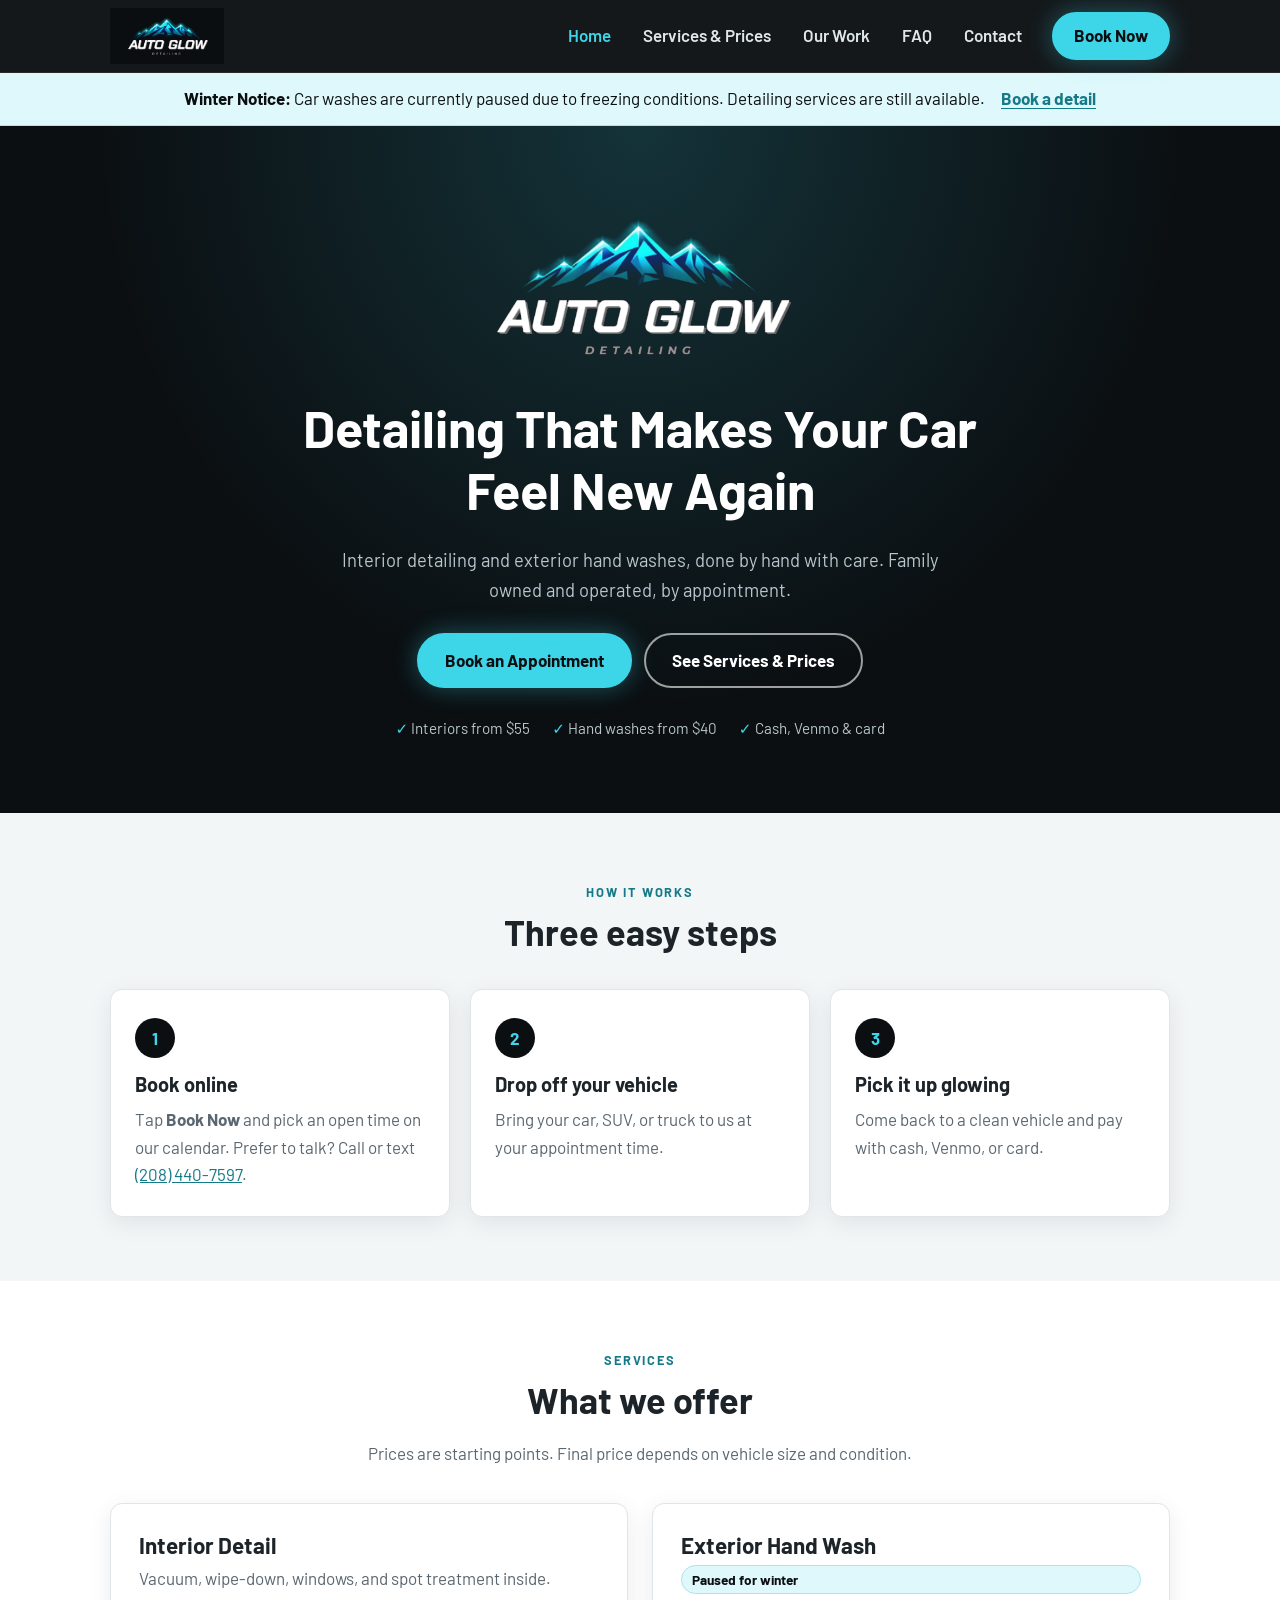
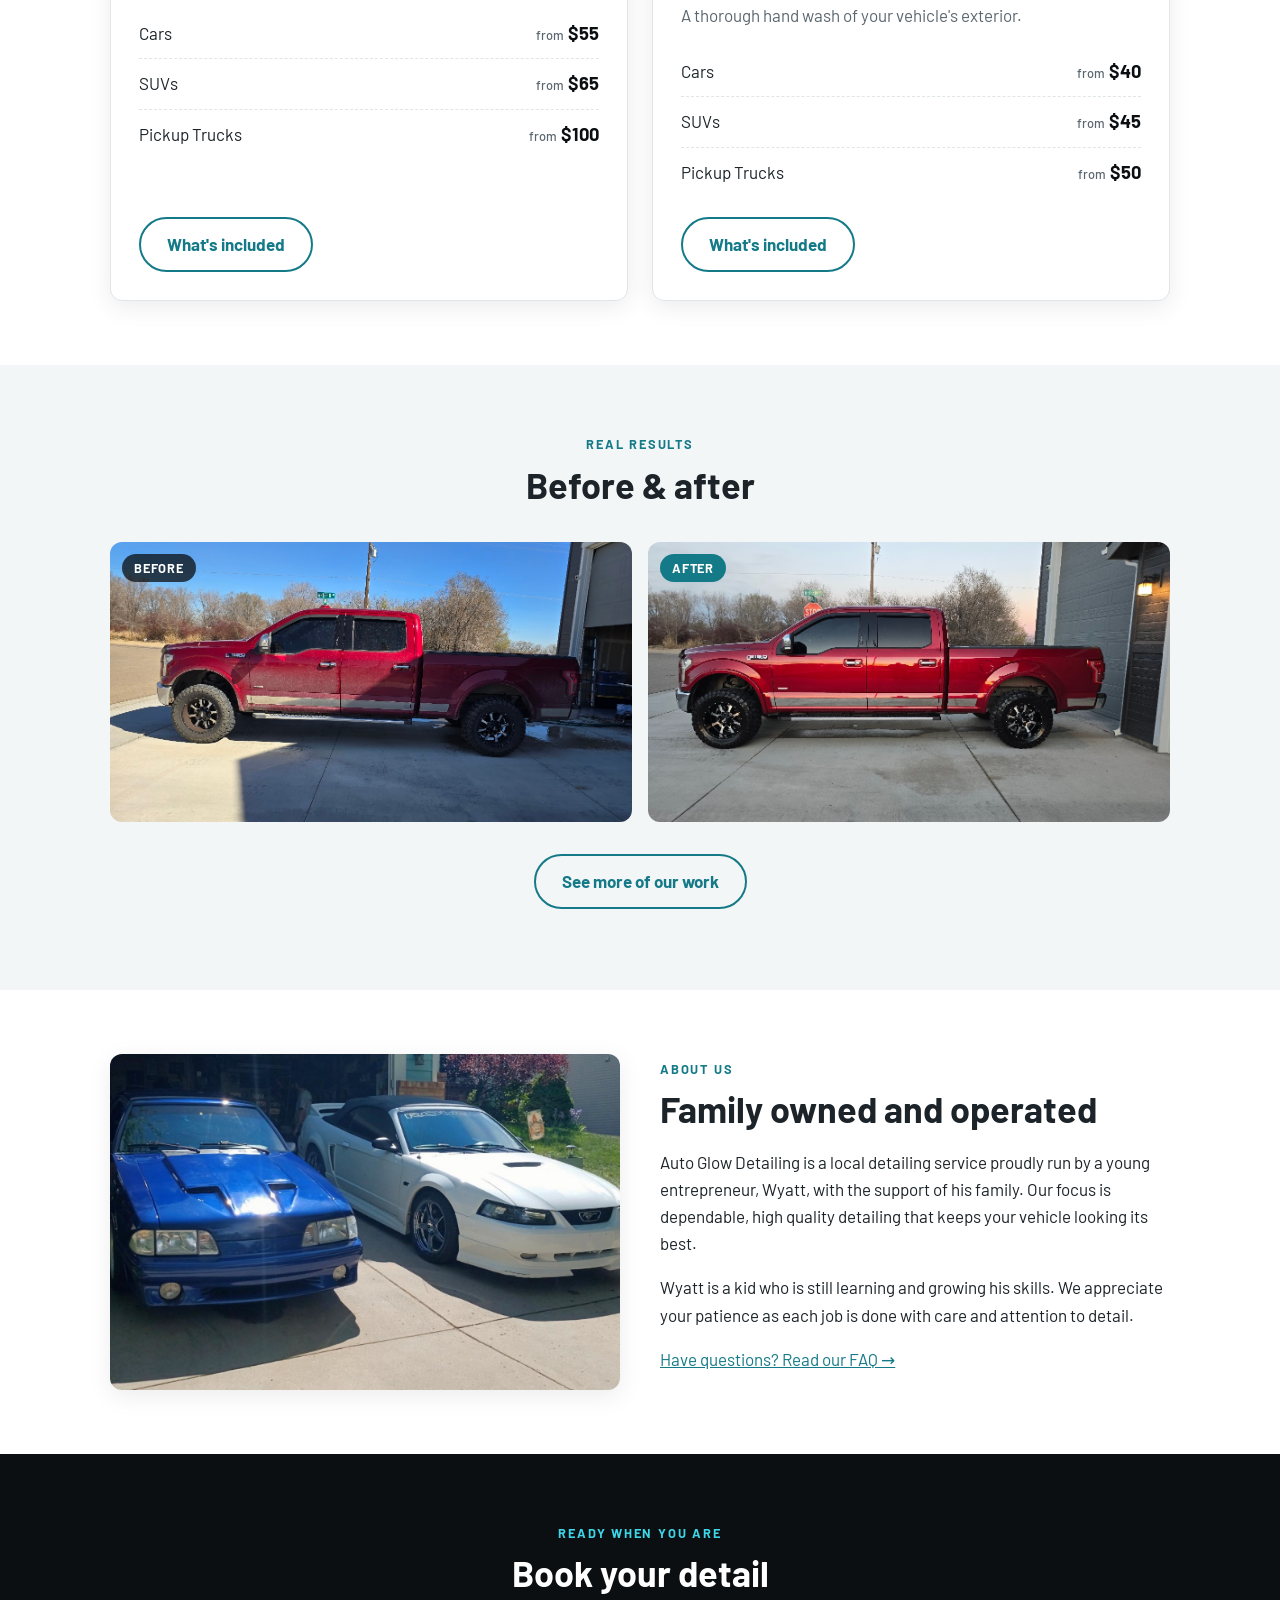
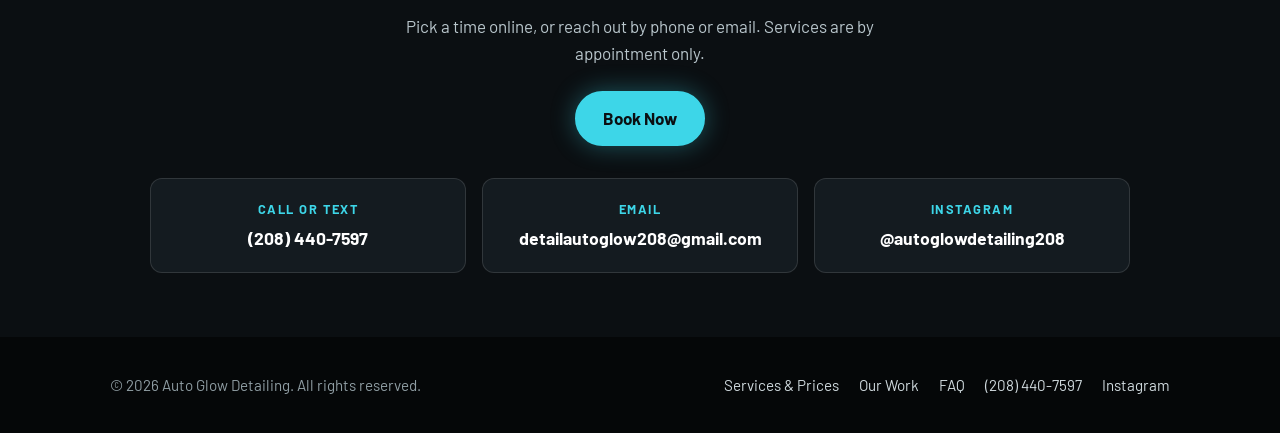
<file: index.html>
<!DOCTYPE html>
<html lang="en">
<head>
  <meta charset="UTF-8">
  <meta name="viewport" content="width=device-width, initial-scale=1.0">
  <title>Auto Glow Detailing | Interior Detailing &amp; Hand Washes</title>
  <meta name="description" content="Auto Glow Detailing — family owned interior detailing and exterior hand washes, by appointment. Cars from $55, SUVs from $65, trucks from $100.">
  <link rel="preconnect" href="https://fonts.googleapis.com">
  <link rel="preconnect" href="https://fonts.gstatic.com" crossorigin>
  <link href="https://fonts.googleapis.com/css2?family=Barlow:wght@400;500;600;700&display=swap" rel="stylesheet">
  <link rel="stylesheet" href="style.css">
</head>

<body>
  <header class="site-header">
    <nav class="wrap nav-bar" aria-label="Main">
      <a href="index.html" class="logo"><img src="images/wyatt-logo3.png" alt="Auto Glow Detailing — home"></a>
      <ul class="nav-links" id="nav-links">
        <li><a href="index.html" aria-current="page">Home</a></li>
        <li><a href="services.html">Services &amp; Prices</a></li>
        <li><a href="proof.html">Our Work</a></li>
        <li><a href="faq.html">FAQ</a></li>
        <li><a href="#contact">Contact</a></li>
      </ul>
      <a class="btn btn-glow nav-book" href="https://calendar.app.google/giWWupT6JsWDgpM17" target="_blank" rel="noopener">Book Now</a>
      <button class="nav-toggle" type="button" aria-label="Menu" aria-expanded="false" aria-controls="nav-links"><span class="nav-toggle-bars"></span></button>
    </nav>
  </header>

  <aside class="winter-notice" aria-label="Winter service notice">
    <div class="wrap winter-notice-inner">
      <p><strong>Winter Notice:</strong> Car washes are currently paused due to freezing conditions. Detailing services are still available.</p>
      <a href="https://calendar.app.google/giWWupT6JsWDgpM17" target="_blank" rel="noopener">Book a detail</a>
    </div>
  </aside>

  <main>
    <section class="hero">
      <div class="wrap">
        <img class="hero-logo" src="images/wyatt-logo3.png" alt="">
        <h1>Detailing That Makes Your Car Feel New Again</h1>
        <p class="hero-sub">Interior detailing and exterior hand washes, done by hand with care. Family owned and operated, by appointment.</p>
        <div class="btn-row">
          <a class="btn btn-glow" href="https://calendar.app.google/giWWupT6JsWDgpM17" target="_blank" rel="noopener">Book an Appointment</a>
          <a class="btn btn-outline-light" href="services.html">See Services &amp; Prices</a>
        </div>
        <ul class="hero-facts">
          <li>Interiors from $55</li>
          <li>Hand washes from $40</li>
          <li>Cash, Venmo &amp; card</li>
        </ul>
      </div>
    </section>

    <section class="section section-soft">
      <div class="wrap">
        <div class="section-head">
          <span class="eyebrow">How it works</span>
          <h2>Three easy steps</h2>
        </div>
        <ol class="steps">
          <li class="step">
            <h3>Book online</h3>
            <p>Tap <strong>Book Now</strong> and pick an open time on our calendar. Prefer to talk? Call or text <a href="tel:+12084407597">(208)&nbsp;440‑7597</a>.</p>
          </li>
          <li class="step">
            <h3>Drop off your vehicle</h3>
            <p>Bring your car, SUV, or truck to us at your appointment time.</p>
          </li>
          <li class="step">
            <h3>Pick it up glowing</h3>
            <p>Come back to a clean vehicle and pay with cash, Venmo, or card.</p>
          </li>
        </ol>
      </div>
    </section>

    <section class="section">
      <div class="wrap">
        <div class="section-head">
          <span class="eyebrow">Services</span>
          <h2>What we offer</h2>
          <p>Prices are starting points. Final price depends on vehicle size and condition.</p>
        </div>

        <div class="service-grid">
          <article class="service-card">
            <h3>Interior Detail</h3>
            <p class="lead">Vacuum, wipe-down, windows, and spot treatment inside.</p>
            <ul class="price-list">
              <li>Cars <span class="price"><small>from</small>$55</span></li>
              <li>SUVs <span class="price"><small>from</small>$65</span></li>
              <li>Pickup Trucks <span class="price"><small>from</small>$100</span></li>
            </ul>
            <a class="btn btn-outline" href="services.html#interior">What's included</a>
          </article>

          <article class="service-card">
            <h3>Exterior Hand Wash</h3>
            <p class="paused-tag">Paused for winter</p>
            <p class="lead">A thorough hand wash of your vehicle's exterior.</p>
            <ul class="price-list">
              <li>Cars <span class="price"><small>from</small>$40</span></li>
              <li>SUVs <span class="price"><small>from</small>$45</span></li>
              <li>Pickup Trucks <span class="price"><small>from</small>$50</span></li>
            </ul>
            <a class="btn btn-outline" href="services.html#exterior">What's included</a>
          </article>
        </div>
      </div>
    </section>

    <section class="section section-soft">
      <div class="wrap">
        <div class="section-head">
          <span class="eyebrow">Real results</span>
          <h2>Before &amp; after</h2>
        </div>
        <div class="before-after-grid">
          <div class="photo-card">
            <span class="photo-label before-label">Before</span>
            <img src="images/Red truck before.jpg" alt="Red Ford truck interior — before">
          </div>
          <div class="photo-card">
            <span class="photo-label after-label">After</span>
            <img src="images/Red truck after.jpg" alt="Red Ford truck interior — after">
          </div>
        </div>
        <p class="center mt"><a class="btn btn-outline" href="proof.html">See more of our work</a></p>
      </div>
    </section>

    <section class="section">
      <div class="wrap about">
        <img src="images/both Mustangs clean.1.JPG" alt="Two freshly washed Mustangs">
        <div>
          <span class="eyebrow">About us</span>
          <h2>Family owned and operated</h2>
          <p>Auto Glow Detailing is a local detailing service proudly run by a young entrepreneur, Wyatt, with the support of his family. Our focus is dependable, high quality detailing that keeps your vehicle looking its best.</p>
          <p>Wyatt is a kid who is still learning and growing his skills. We appreciate your patience as each job is done with care and attention to detail.</p>
          <p><a href="faq.html">Have questions? Read our FAQ &rarr;</a></p>
        </div>
      </div>
    </section>

    <section class="section section-dark cta" id="contact">
      <div class="wrap">
        <span class="eyebrow">Ready when you are</span>
        <h2>Book your detail</h2>
        <p>Pick a time online, or reach out by phone or email. Services are by appointment only.</p>
        <a class="btn btn-glow" href="https://calendar.app.google/giWWupT6JsWDgpM17" target="_blank" rel="noopener">Book Now</a>
        <div class="contact-cards">
          <a class="contact-card" href="tel:+12084407597"><span>Call or text</span><strong>(208) 440-7597</strong></a>
          <a class="contact-card" href="mailto:detailautoglow208@gmail.com"><span>Email</span><strong>detailautoglow208@gmail.com</strong></a>
          <a class="contact-card" href="https://www.instagram.com/autoglowdetailing208/" target="_blank" rel="noopener"><span>Instagram</span><strong>@autoglowdetailing208</strong></a>
        </div>
      </div>
    </section>
  </main>

  <footer class="site-footer">
    <div class="wrap footer-inner">
      <p>&copy; 2026 Auto Glow Detailing. All rights reserved.</p>
      <ul class="footer-links">
        <li><a href="services.html">Services &amp; Prices</a></li>
        <li><a href="proof.html">Our Work</a></li>
        <li><a href="faq.html">FAQ</a></li>
        <li><a href="tel:+12084407597">(208) 440-7597</a></li>
        <li><a href="https://www.instagram.com/autoglowdetailing208/" target="_blank" rel="noopener">Instagram</a></li>
      </ul>
    </div>
  </footer>

  <script src="mainjs.js"></script>
</body>
</html>
</file>
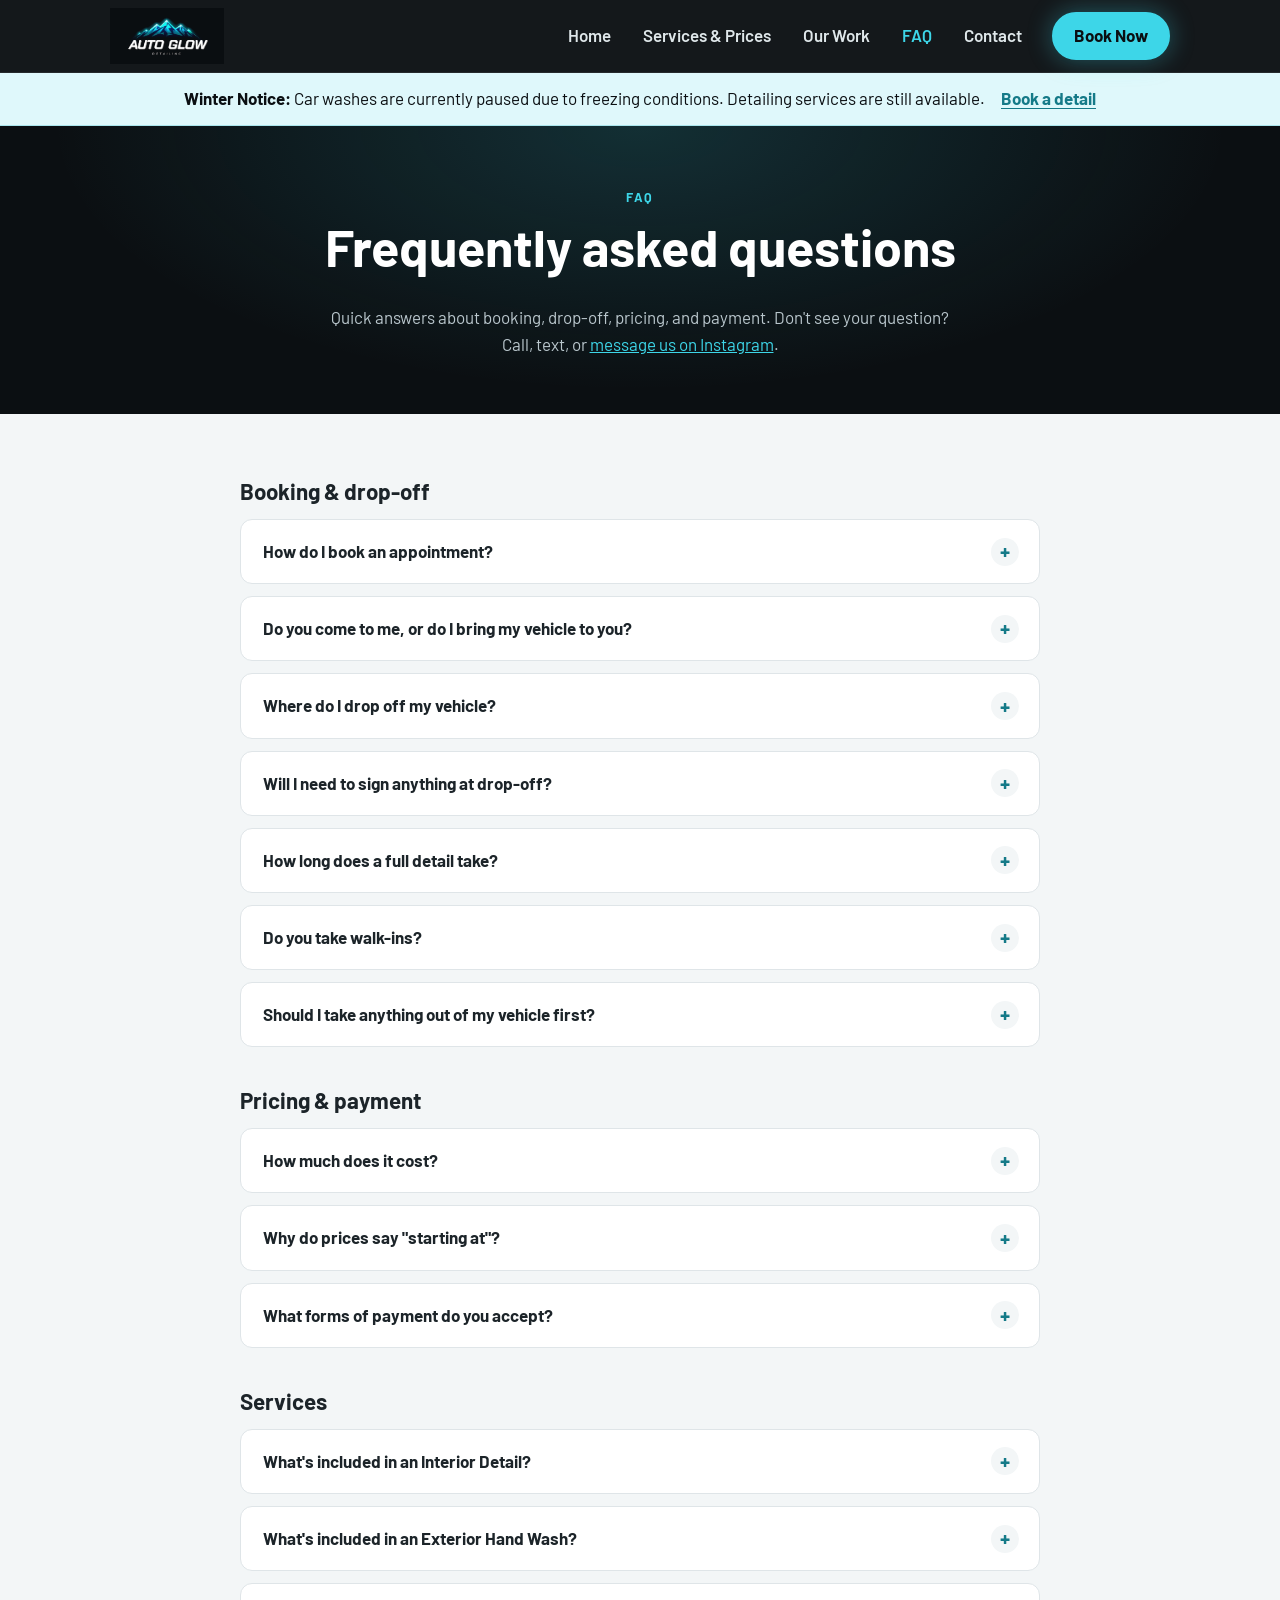
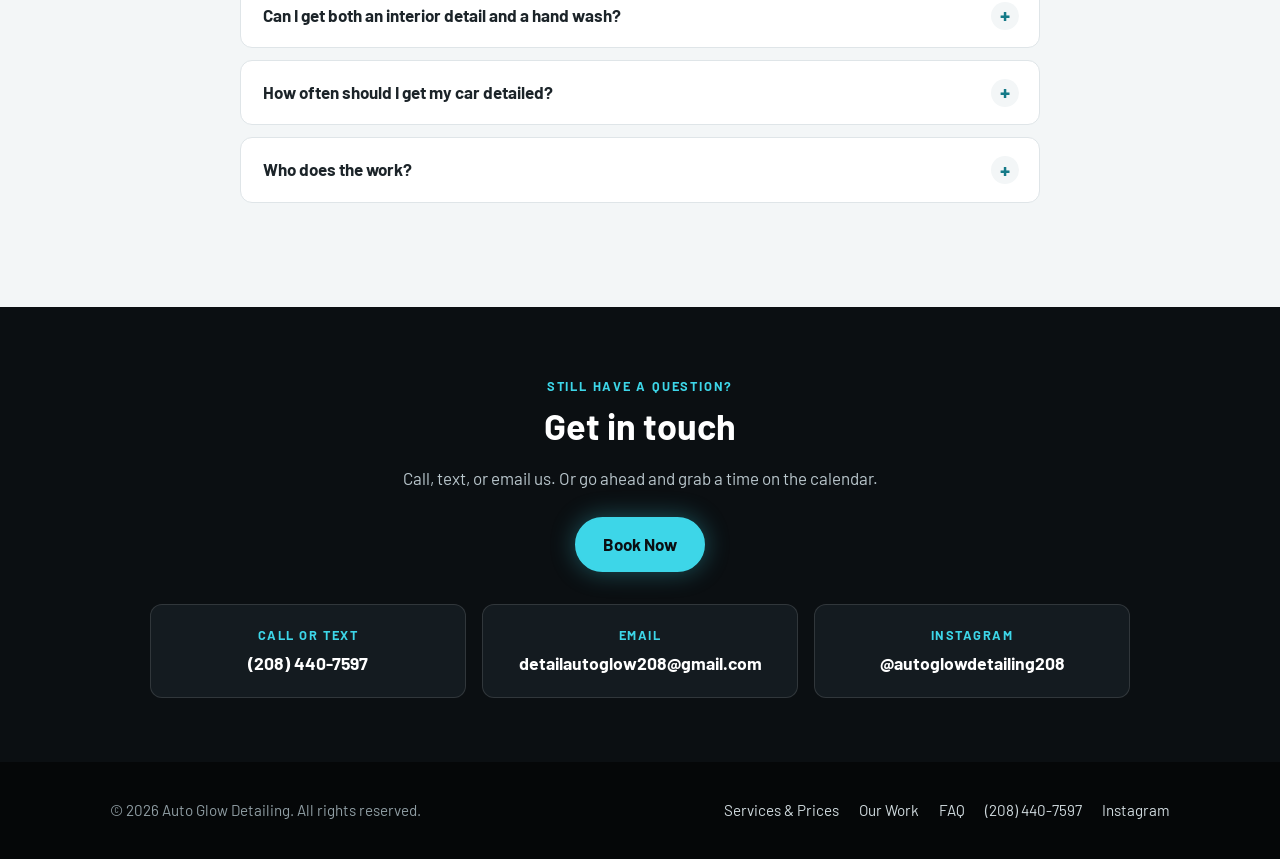
<file: faq.html>
<!DOCTYPE html>
<html lang="en">
<head>
  <meta charset="UTF-8">
  <meta name="viewport" content="width=device-width, initial-scale=1.0">
  <title>FAQ | Auto Glow Detailing</title>
  <meta name="description" content="Answers to common questions about booking, drop-off, payment, pricing, and services at Auto Glow Detailing.">
  <link rel="preconnect" href="https://fonts.googleapis.com">
  <link rel="preconnect" href="https://fonts.gstatic.com" crossorigin>
  <link href="https://fonts.googleapis.com/css2?family=Barlow:wght@400;500;600;700&display=swap" rel="stylesheet">
  <link rel="stylesheet" href="style.css">
</head>

<body>
  <header class="site-header">
    <nav class="wrap nav-bar" aria-label="Main">
      <a href="index.html" class="logo"><img src="images/wyatt-logo3.png" alt="Auto Glow Detailing — home"></a>
      <ul class="nav-links" id="nav-links">
        <li><a href="index.html">Home</a></li>
        <li><a href="services.html">Services &amp; Prices</a></li>
        <li><a href="proof.html">Our Work</a></li>
        <li><a href="faq.html" aria-current="page">FAQ</a></li>
        <li><a href="#contact">Contact</a></li>
      </ul>
      <a class="btn btn-glow nav-book" href="https://calendar.app.google/giWWupT6JsWDgpM17" target="_blank" rel="noopener">Book Now</a>
      <button class="nav-toggle" type="button" aria-label="Menu" aria-expanded="false" aria-controls="nav-links"><span class="nav-toggle-bars"></span></button>
    </nav>
  </header>

  <aside class="winter-notice" aria-label="Winter service notice">
    <div class="wrap winter-notice-inner">
      <p><strong>Winter Notice:</strong> Car washes are currently paused due to freezing conditions. Detailing services are still available.</p>
      <a href="https://calendar.app.google/giWWupT6JsWDgpM17" target="_blank" rel="noopener">Book a detail</a>
    </div>
  </aside>

  <main>
    <section class="page-hero">
      <div class="wrap">
        <span class="eyebrow">FAQ</span>
        <h1>Frequently asked questions</h1>
        <p>Quick answers about booking, drop-off, pricing, and payment. Don't see your question? Call, text, or <a href="https://www.instagram.com/autoglowdetailing208/" target="_blank" rel="noopener">message us on Instagram</a>.</p>
      </div>
    </section>

    <section class="section section-soft">
      <div class="wrap">

        <div class="faq-group">
          <h2>Booking &amp; drop-off</h2>
          <div class="faq-list">
            <details>
              <summary>How do I book an appointment?</summary>
              <div class="faq-answer">
                <p>Tap any <strong>Book Now</strong> button on the site. It opens our online calendar, where you can pick an open time. You can also call or text <a href="tel:+12084407597">(208) 440-7597</a> or email <a href="mailto:detailautoglow208@gmail.com">detailautoglow208@gmail.com</a>.</p>
              </div>
            </details>
            <details>
              <summary>Do you come to me, or do I bring my vehicle to you?</summary>
              <div class="faq-answer">
                <p>We work on a drop-off basis. You bring your vehicle to us at your appointment time and pick it up when it's done.</p>
              </div>
            </details>
            <details>
              <summary>Where do I drop off my vehicle?</summary>
              <div class="faq-answer">
                <p>We'll send you the drop-off address when we confirm your appointment. If you have questions before booking, call or text <a href="tel:+12084407597">(208) 440-7597</a>.</p>
              </div>
            </details>
            <details>
              <summary>Will I need to sign anything at drop-off?</summary>
              <div class="faq-answer">
                <p>Yes, it only takes a few minutes. We'll walk around your vehicle with you, note any existing damage, and take photos. Then you'll sign a short form covering the service and pricing. We'll text or email you a copy.</p>
              </div>
            </details>
            <details>
              <summary>How long does a full detail take?</summary>
              <div class="faq-answer">
                <p>A full interior and exterior detail typically takes 4–6 hours depending on the size and condition of your vehicle. Larger vehicles like SUVs and trucks may take longer. We'll provide an accurate time estimate when you book your appointment.</p>
              </div>
            </details>
            <details>
              <summary>Do you take walk-ins?</summary>
              <div class="faq-answer">
                <p>Services are by appointment only, so we can give every vehicle the time it needs. Book online or reach out to set up a time.</p>
              </div>
            </details>
            <details>
              <summary>Should I take anything out of my vehicle first?</summary>
              <div class="faq-answer">
                <p>Yes, please remove personal items and valuables before drop-off, especially for an interior detail. It helps us clean every surface and keeps your belongings safe.</p>
              </div>
            </details>
          </div>
        </div>

        <div class="faq-group">
          <h2>Pricing &amp; payment</h2>
          <div class="faq-list">
            <details>
              <summary>How much does it cost?</summary>
              <div class="faq-answer">
                <p><strong>Interior Detail:</strong> cars from $55, SUVs from $65, pickup trucks from $100.</p>
                <p><strong>Exterior Hand Wash:</strong> cars from $40, SUVs from $45, pickup trucks from $50.</p>
                <p>See the full <a href="services.html">Services &amp; Prices</a> page for what's included.</p>
              </div>
            </details>
            <details>
              <summary>Why do prices say "starting at"?</summary>
              <div class="faq-answer">
                <p>The final price depends on your vehicle's size and condition. An interior with excessive hair, pet fur, sand, or dirt may have an extra cleaning fee starting at $20. An exterior with excessive mud or dirt may have an extra fee starting at $30. If a fee applies, we'll let you know.</p>
              </div>
            </details>
            <details>
              <summary>What forms of payment do you accept?</summary>
              <div class="faq-answer">
                <p>We accept <strong>cash, Venmo, and Tap to Pay</strong>.</p>
              </div>
            </details>
          </div>
        </div>

        <div class="faq-group">
          <h2>Services</h2>
          <div class="faq-list">
            <details>
              <summary>What's included in an Interior Detail?</summary>
              <div class="faq-answer">
                <p>Floor mats, full vacuum, trunk vacuum, dashboard cleaning, door jambs, interior windows and mirrors, and stain spot treatment.</p>
              </div>
            </details>
            <details>
              <summary>What's included in an Exterior Hand Wash?</summary>
              <div class="faq-answer">
                <p>A thorough hand wash of your vehicle's entire exterior.</p>
              </div>
            </details>
            <details>
              <summary>Can I get both an interior detail and a hand wash?</summary>
              <div class="faq-answer">
                <p>Yes. Let us know when you book and we'll take care of both.</p>
              </div>
            </details>
            <details>
              <summary>How often should I get my car detailed?</summary>
              <div class="faq-answer">
                <p>We recommend a full detail every 3–6 months to maintain your vehicle's appearance and protect its value. For best results, consider monthly maintenance washes to keep your vehicle looking its best between full details. Ceramic-coated vehicles benefit from maintenance washes every 4–8 weeks.</p>
              </div>
            </details>
            <details>
              <summary>Who does the work?</summary>
              <div class="faq-answer">
                <p>Auto Glow is run by Wyatt, a young entrepreneur, with the support of his family. He's still learning and growing his skills, and every job gets real care and attention to detail. Thanks for supporting a local, family-run business!</p>
              </div>
            </details>
          </div>
        </div>

      </div>
    </section>

    <section class="section section-dark cta" id="contact">
      <div class="wrap">
        <span class="eyebrow">Still have a question?</span>
        <h2>Get in touch</h2>
        <p>Call, text, or email us. Or go ahead and grab a time on the calendar.</p>
        <a class="btn btn-glow" href="https://calendar.app.google/giWWupT6JsWDgpM17" target="_blank" rel="noopener">Book Now</a>
        <div class="contact-cards">
          <a class="contact-card" href="tel:+12084407597"><span>Call or text</span><strong>(208) 440-7597</strong></a>
          <a class="contact-card" href="mailto:detailautoglow208@gmail.com"><span>Email</span><strong>detailautoglow208@gmail.com</strong></a>
          <a class="contact-card" href="https://www.instagram.com/autoglowdetailing208/" target="_blank" rel="noopener"><span>Instagram</span><strong>@autoglowdetailing208</strong></a>
        </div>
      </div>
    </section>
  </main>

  <footer class="site-footer">
    <div class="wrap footer-inner">
      <p>&copy; 2026 Auto Glow Detailing. All rights reserved.</p>
      <ul class="footer-links">
        <li><a href="services.html">Services &amp; Prices</a></li>
        <li><a href="proof.html">Our Work</a></li>
        <li><a href="faq.html">FAQ</a></li>
        <li><a href="tel:+12084407597">(208) 440-7597</a></li>
        <li><a href="https://www.instagram.com/autoglowdetailing208/" target="_blank" rel="noopener">Instagram</a></li>
      </ul>
    </div>
  </footer>

  <script src="mainjs.js"></script>
</body>
</html>
</file>
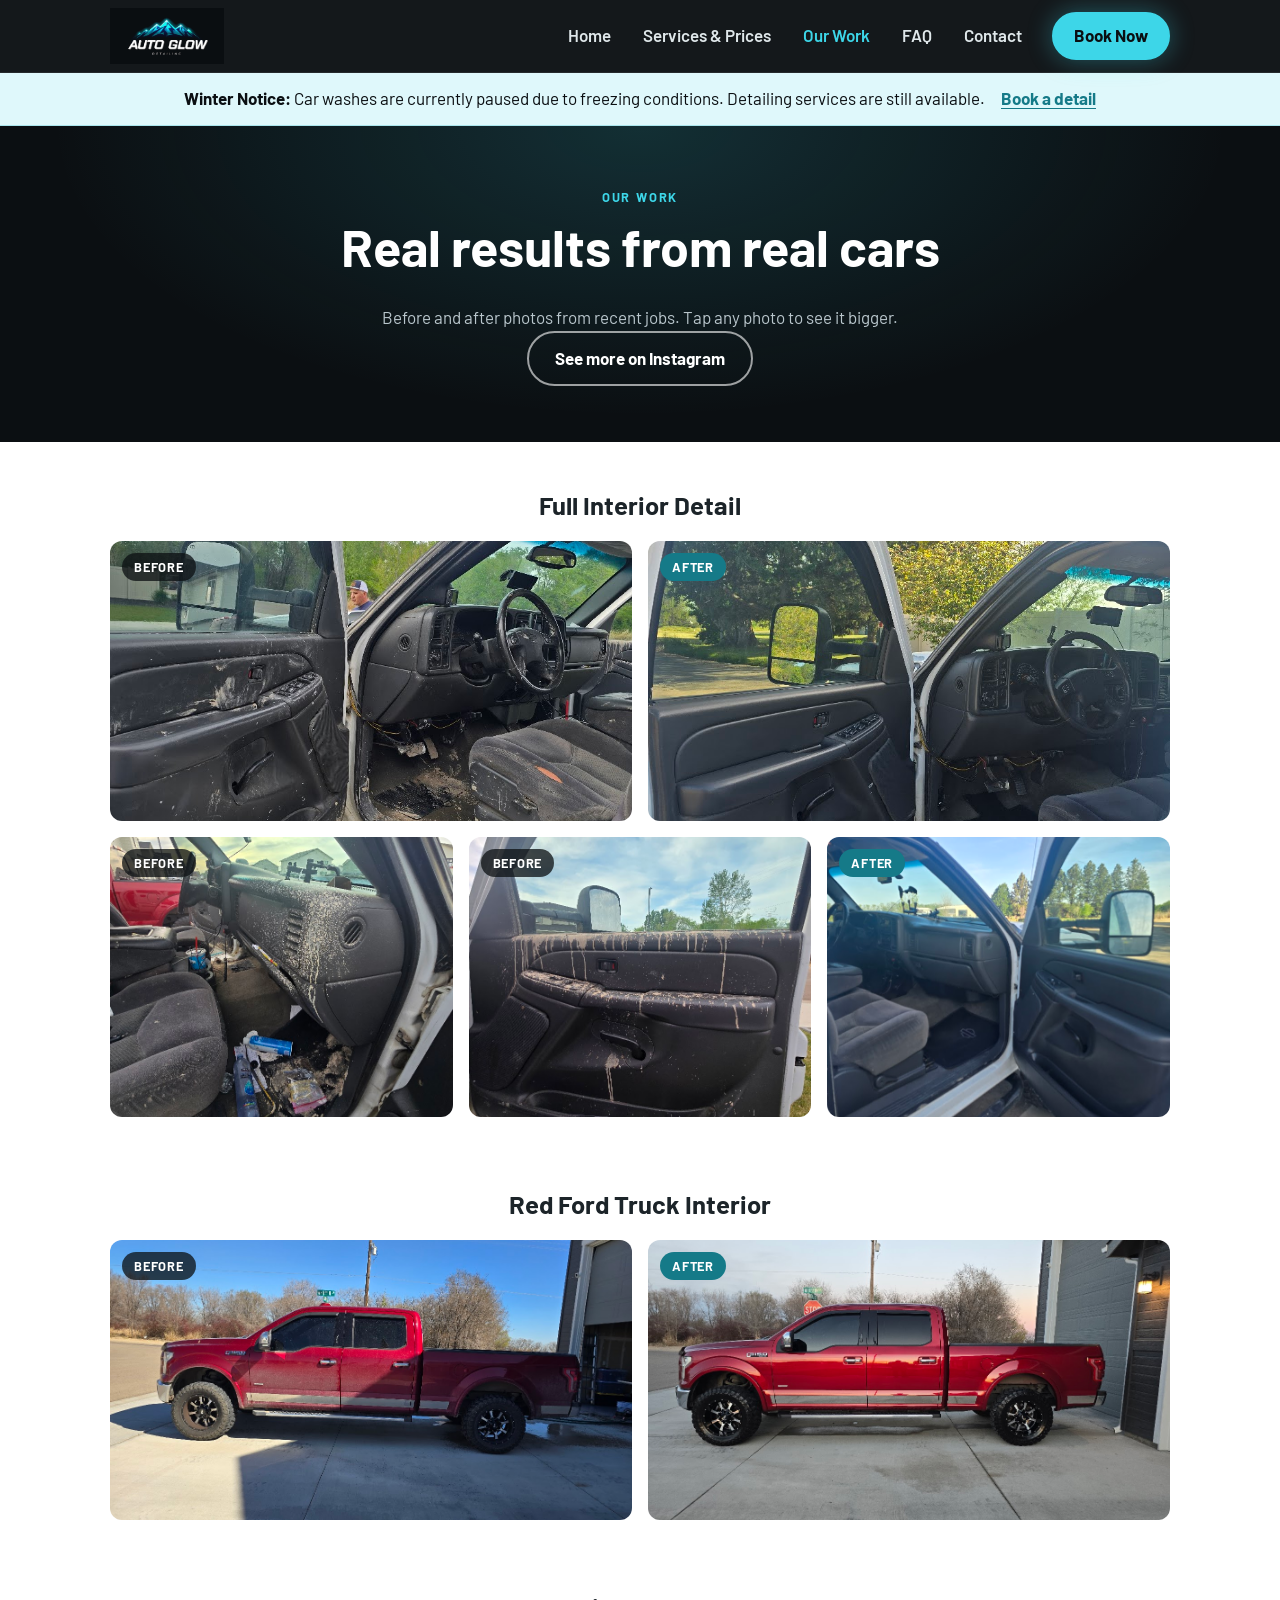
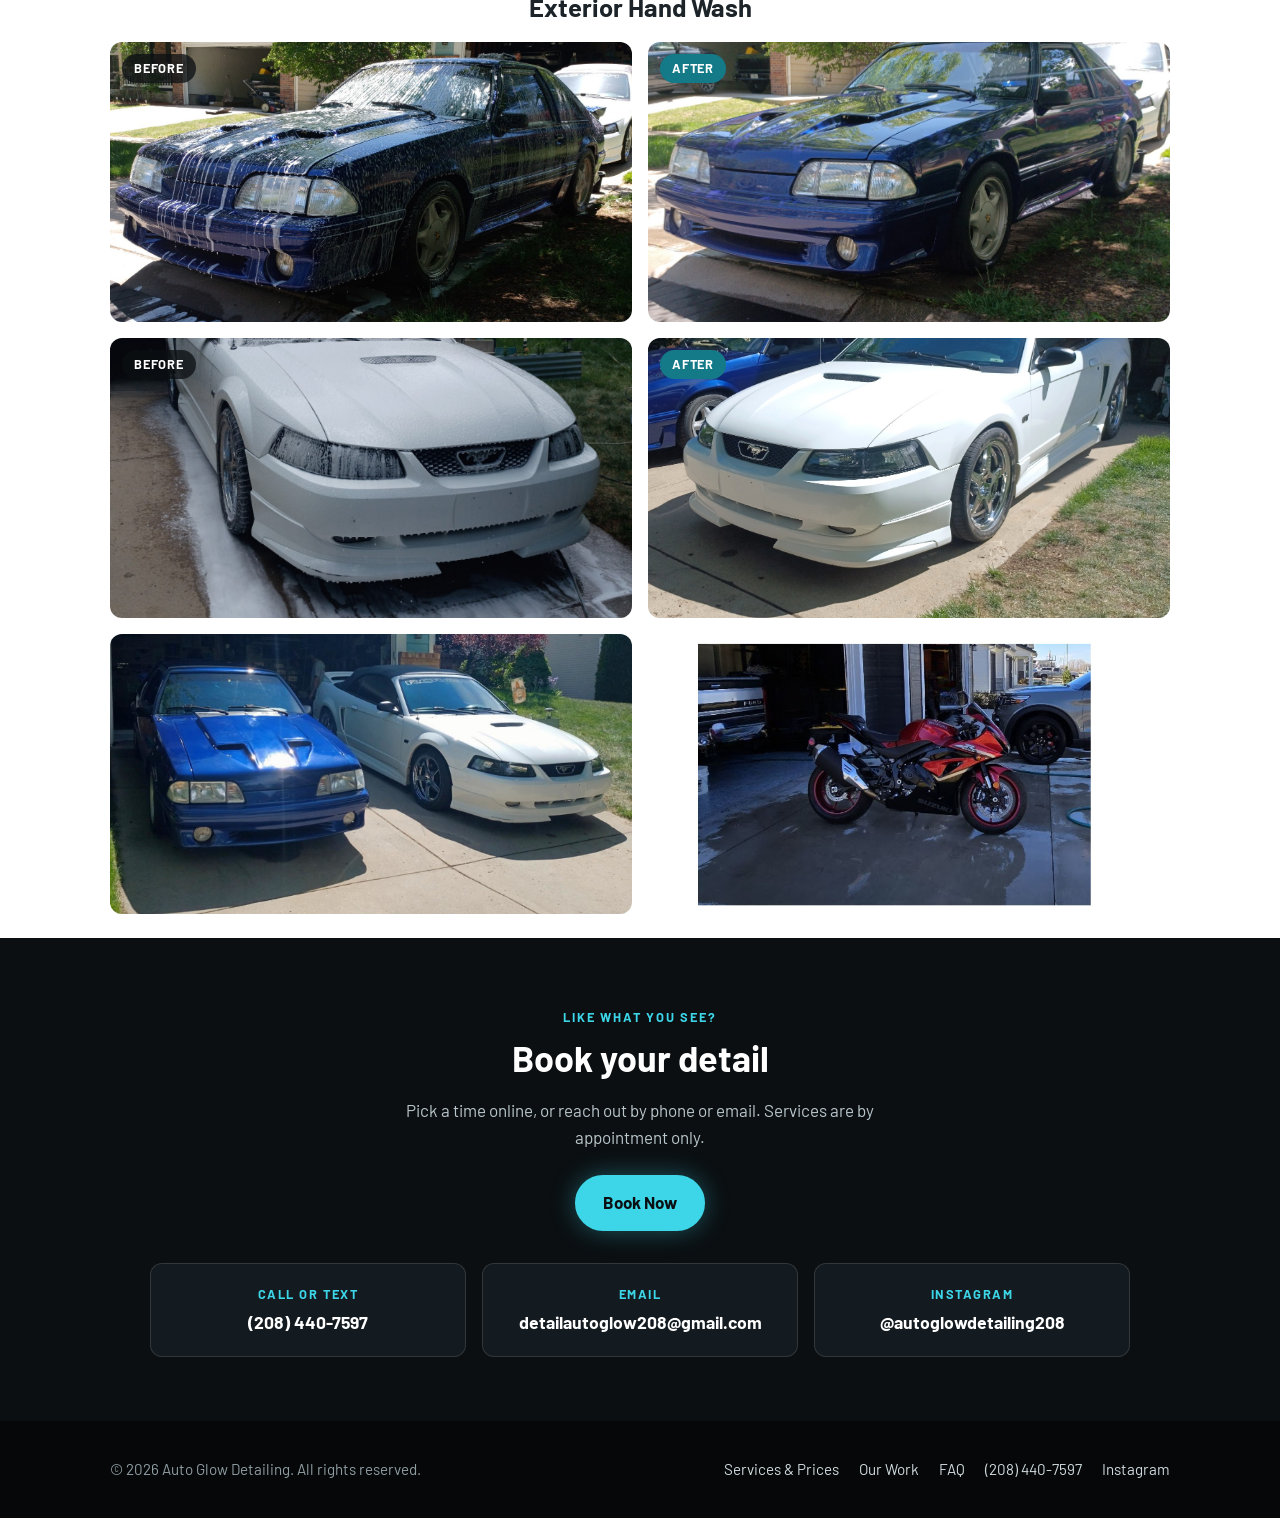
<file: proof.html>
<!DOCTYPE html>
<html lang="en">
<head>
  <meta charset="UTF-8">
  <meta name="viewport" content="width=device-width, initial-scale=1.0">
  <title>Our Work | Auto Glow Detailing</title>
  <meta name="description" content="Before and after photos of Auto Glow Detailing's interior details and exterior hand washes.">
  <link rel="preconnect" href="https://fonts.googleapis.com">
  <link rel="preconnect" href="https://fonts.gstatic.com" crossorigin>
  <link href="https://fonts.googleapis.com/css2?family=Barlow:wght@400;500;600;700&display=swap" rel="stylesheet">
  <link rel="stylesheet" href="style.css">
</head>

<body>
  <header class="site-header">
    <nav class="wrap nav-bar" aria-label="Main">
      <a href="index.html" class="logo"><img src="images/wyatt-logo3.png" alt="Auto Glow Detailing — home"></a>
      <ul class="nav-links" id="nav-links">
        <li><a href="index.html">Home</a></li>
        <li><a href="services.html">Services &amp; Prices</a></li>
        <li><a href="proof.html" aria-current="page">Our Work</a></li>
        <li><a href="faq.html">FAQ</a></li>
        <li><a href="#contact">Contact</a></li>
      </ul>
      <a class="btn btn-glow nav-book" href="https://calendar.app.google/giWWupT6JsWDgpM17" target="_blank" rel="noopener">Book Now</a>
      <button class="nav-toggle" type="button" aria-label="Menu" aria-expanded="false" aria-controls="nav-links"><span class="nav-toggle-bars"></span></button>
    </nav>
  </header>

  <aside class="winter-notice" aria-label="Winter service notice">
    <div class="wrap winter-notice-inner">
      <p><strong>Winter Notice:</strong> Car washes are currently paused due to freezing conditions. Detailing services are still available.</p>
      <a href="https://calendar.app.google/giWWupT6JsWDgpM17" target="_blank" rel="noopener">Book a detail</a>
    </div>
  </aside>

  <main>
    <section class="page-hero">
      <div class="wrap">
        <span class="eyebrow">Our Work</span>
        <h1>Real results from real cars</h1>
        <p>Before and after photos from recent jobs. Tap any photo to see it bigger.</p>
        <p class="mt"><a class="btn btn-outline-light" href="https://www.instagram.com/autoglowdetailing208/" target="_blank" rel="noopener">See more on Instagram</a></p>
      </div>
    </section>

    <section class="gallery-section">
      <div class="wrap">
        <h2>Full Interior Detail</h2>
        <div class="before-after-grid">
          <div class="photo-card">
            <span class="photo-label before-label">Before</span>
            <img src="images/Dads before Drivers side.jpg" alt="Driver's side interior — before" loading="lazy">
          </div>
          <div class="photo-card">
            <span class="photo-label after-label">After</span>
            <img src="images/Dads After Drivers side.jpg" alt="Driver's side interior — after" loading="lazy">
          </div>
        </div>
        <div class="photo-row">
          <div class="photo-card">
            <span class="photo-label before-label">Before</span>
            <img src="images/Dads before passenger 1.jpg" alt="Passenger side — before" loading="lazy">
          </div>
          <div class="photo-card">
            <span class="photo-label before-label">Before</span>
            <img src="images/Dads before passenger 2.jpg" alt="Passenger side detail — before" loading="lazy">
          </div>
          <div class="photo-card">
            <span class="photo-label after-label">After</span>
            <img src="images/Dads After.jpg" alt="Interior overview — after" loading="lazy">
          </div>
        </div>
      </div>
    </section>

    <section class="gallery-section">
      <div class="wrap">
        <h2>Red Ford Truck Interior</h2>
        <div class="before-after-grid">
          <div class="photo-card">
            <span class="photo-label before-label">Before</span>
            <img src="images/Red truck before.jpg" alt="Red Ford truck interior — before" loading="lazy">
          </div>
          <div class="photo-card">
            <span class="photo-label after-label">After</span>
            <img src="images/Red truck after.jpg" alt="Red Ford truck interior — after" loading="lazy">
          </div>
        </div>
      </div>
    </section>

    <section class="gallery-section">
      <div class="wrap">
        <h2>Exterior Hand Wash</h2>
        <div class="before-after-grid">
          <div class="photo-card">
            <span class="photo-label before-label">Before</span>
            <img src="images/5.0 before.1.jpg" alt="Mustang 5.0 — before wash" loading="lazy">
          </div>
          <div class="photo-card">
            <span class="photo-label after-label">After</span>
            <img src="images/5.0 after.1.jpg" alt="Mustang 5.0 — after wash" loading="lazy">
          </div>
        </div>
        <div class="before-after-grid">
          <div class="photo-card">
            <span class="photo-label before-label">Before</span>
            <img src="images/Roush Before.1.jpg" alt="Roush Mustang — before wash" loading="lazy">
          </div>
          <div class="photo-card">
            <span class="photo-label after-label">After</span>
            <img src="images/Roush after.1.jpg" alt="Roush Mustang — after wash" loading="lazy">
          </div>
        </div>
        <div class="photo-row">
          <div class="photo-card">
            <img src="images/both Mustangs clean.1.JPG" alt="Both Mustangs freshly washed" loading="lazy">
          </div>
          <div class="photo-card">
            <img src="images/bike wash 2.jpg" alt="Motorcycle wash" loading="lazy">
          </div>
        </div>
      </div>
    </section>

    <section class="section section-dark cta" id="contact">
      <div class="wrap">
        <span class="eyebrow">Like what you see?</span>
        <h2>Book your detail</h2>
        <p>Pick a time online, or reach out by phone or email. Services are by appointment only.</p>
        <a class="btn btn-glow" href="https://calendar.app.google/giWWupT6JsWDgpM17" target="_blank" rel="noopener">Book Now</a>
        <div class="contact-cards">
          <a class="contact-card" href="tel:+12084407597"><span>Call or text</span><strong>(208) 440-7597</strong></a>
          <a class="contact-card" href="mailto:detailautoglow208@gmail.com"><span>Email</span><strong>detailautoglow208@gmail.com</strong></a>
          <a class="contact-card" href="https://www.instagram.com/autoglowdetailing208/" target="_blank" rel="noopener"><span>Instagram</span><strong>@autoglowdetailing208</strong></a>
        </div>
      </div>
    </section>
  </main>

  <footer class="site-footer">
    <div class="wrap footer-inner">
      <p>&copy; 2026 Auto Glow Detailing. All rights reserved.</p>
      <ul class="footer-links">
        <li><a href="services.html">Services &amp; Prices</a></li>
        <li><a href="proof.html">Our Work</a></li>
        <li><a href="faq.html">FAQ</a></li>
        <li><a href="tel:+12084407597">(208) 440-7597</a></li>
        <li><a href="https://www.instagram.com/autoglowdetailing208/" target="_blank" rel="noopener">Instagram</a></li>
      </ul>
    </div>
  </footer>

  <script src="mainjs.js"></script>
</body>
</html>
</file>
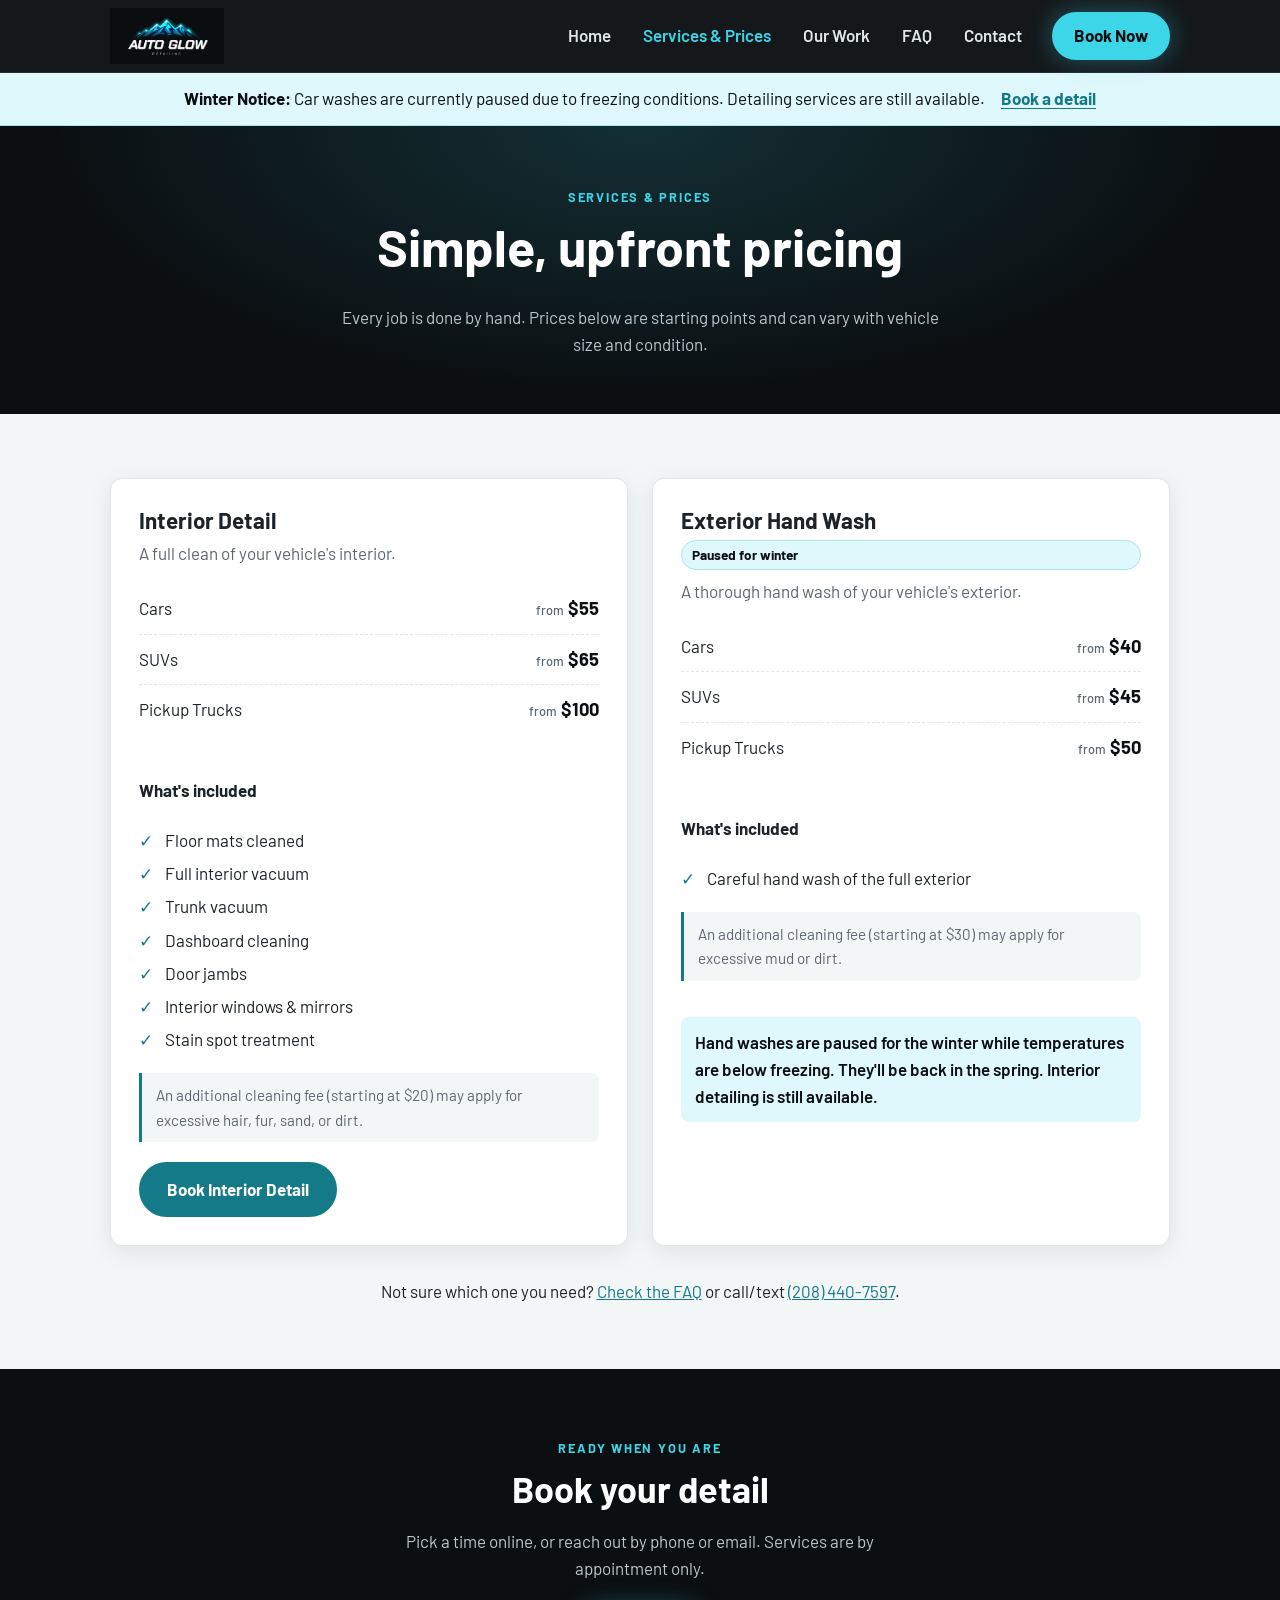
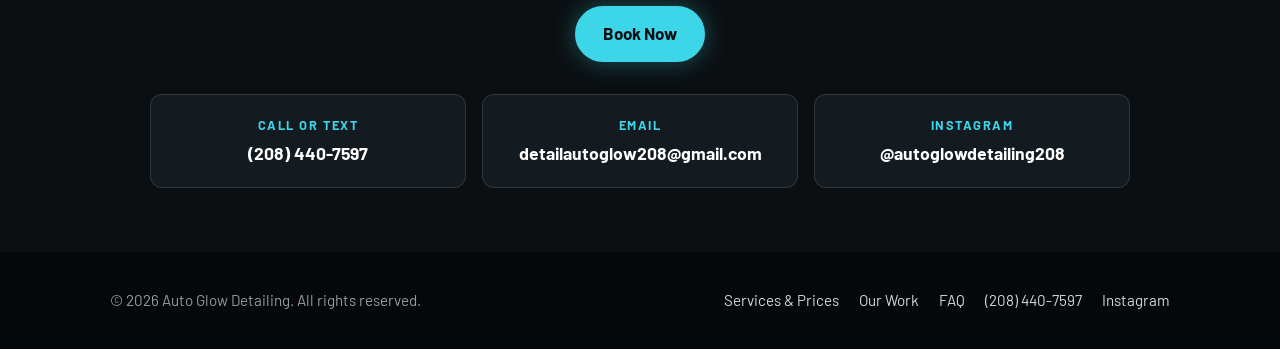
<file: services.html>
<!DOCTYPE html>
<html lang="en">
<head>
  <meta charset="UTF-8">
  <meta name="viewport" content="width=device-width, initial-scale=1.0">
  <title>Services &amp; Prices | Auto Glow Detailing</title>
  <meta name="description" content="Interior detailing and exterior hand wash prices for cars, SUVs, and pickup trucks at Auto Glow Detailing.">
  <link rel="preconnect" href="https://fonts.googleapis.com">
  <link rel="preconnect" href="https://fonts.gstatic.com" crossorigin>
  <link href="https://fonts.googleapis.com/css2?family=Barlow:wght@400;500;600;700&display=swap" rel="stylesheet">
  <link rel="stylesheet" href="style.css">
</head>

<body>
  <header class="site-header">
    <nav class="wrap nav-bar" aria-label="Main">
      <a href="index.html" class="logo"><img src="images/wyatt-logo3.png" alt="Auto Glow Detailing — home"></a>
      <ul class="nav-links" id="nav-links">
        <li><a href="index.html">Home</a></li>
        <li><a href="services.html" aria-current="page">Services &amp; Prices</a></li>
        <li><a href="proof.html">Our Work</a></li>
        <li><a href="faq.html">FAQ</a></li>
        <li><a href="#contact">Contact</a></li>
      </ul>
      <a class="btn btn-glow nav-book" href="https://calendar.app.google/giWWupT6JsWDgpM17" target="_blank" rel="noopener">Book Now</a>
      <button class="nav-toggle" type="button" aria-label="Menu" aria-expanded="false" aria-controls="nav-links"><span class="nav-toggle-bars"></span></button>
    </nav>
  </header>

  <aside class="winter-notice" aria-label="Winter service notice">
    <div class="wrap winter-notice-inner">
      <p><strong>Winter Notice:</strong> Car washes are currently paused due to freezing conditions. Detailing services are still available.</p>
      <a href="https://calendar.app.google/giWWupT6JsWDgpM17" target="_blank" rel="noopener">Book a detail</a>
    </div>
  </aside>

  <main>
    <section class="page-hero">
      <div class="wrap">
        <span class="eyebrow">Services &amp; Prices</span>
        <h1>Simple, upfront pricing</h1>
        <p>Every job is done by hand. Prices below are starting points and can vary with vehicle size and condition.</p>
      </div>
    </section>

    <section class="section section-soft">
      <div class="wrap service-grid">

        <article class="service-card" id="interior">
          <h3>Interior Detail</h3>
          <p class="lead">A full clean of your vehicle's interior.</p>

          <ul class="price-list">
            <li>Cars <span class="price"><small>from</small>$55</span></li>
            <li>SUVs <span class="price"><small>from</small>$65</span></li>
            <li>Pickup Trucks <span class="price"><small>from</small>$100</span></li>
          </ul>

          <h4>What's included</h4>
          <ul class="includes">
            <li>Floor mats cleaned</li>
            <li>Full interior vacuum</li>
            <li>Trunk vacuum</li>
            <li>Dashboard cleaning</li>
            <li>Door jambs</li>
            <li>Interior windows &amp; mirrors</li>
            <li>Stain spot treatment</li>
          </ul>

          <p class="note">An additional cleaning fee (starting at $20) may apply for excessive hair, fur, sand, or dirt.</p>

          <a class="btn" href="https://calendar.app.google/giWWupT6JsWDgpM17" target="_blank" rel="noopener">Book Interior Detail</a>
        </article>

        <article class="service-card" id="exterior">
          <h3>Exterior Hand Wash</h3>
          <p class="paused-tag">Paused for winter</p>
          <p class="lead">A thorough hand wash of your vehicle's exterior.</p>

          <ul class="price-list">
            <li>Cars <span class="price"><small>from</small>$40</span></li>
            <li>SUVs <span class="price"><small>from</small>$45</span></li>
            <li>Pickup Trucks <span class="price"><small>from</small>$50</span></li>
          </ul>

          <h4>What's included</h4>
          <ul class="includes">
            <li>Careful hand wash of the full exterior</li>
          </ul>

          <p class="note">An additional cleaning fee (starting at $30) may apply for excessive mud or dirt.</p>

          <p class="paused-note">Hand washes are paused for the winter while temperatures are below freezing. They'll be back in the spring. Interior detailing is still available.</p>
        </article>

      </div>
      <p class="wrap center mt">Not sure which one you need? <a href="faq.html">Check the FAQ</a> or call/text <a href="tel:+12084407597">(208)&nbsp;440‑7597</a>.</p>
    </section>

    <section class="section section-dark cta" id="contact">
      <div class="wrap">
        <span class="eyebrow">Ready when you are</span>
        <h2>Book your detail</h2>
        <p>Pick a time online, or reach out by phone or email. Services are by appointment only.</p>
        <a class="btn btn-glow" href="https://calendar.app.google/giWWupT6JsWDgpM17" target="_blank" rel="noopener">Book Now</a>
        <div class="contact-cards">
          <a class="contact-card" href="tel:+12084407597"><span>Call or text</span><strong>(208) 440-7597</strong></a>
          <a class="contact-card" href="mailto:detailautoglow208@gmail.com"><span>Email</span><strong>detailautoglow208@gmail.com</strong></a>
          <a class="contact-card" href="https://www.instagram.com/autoglowdetailing208/" target="_blank" rel="noopener"><span>Instagram</span><strong>@autoglowdetailing208</strong></a>
        </div>
      </div>
    </section>
  </main>

  <footer class="site-footer">
    <div class="wrap footer-inner">
      <p>&copy; 2026 Auto Glow Detailing. All rights reserved.</p>
      <ul class="footer-links">
        <li><a href="services.html">Services &amp; Prices</a></li>
        <li><a href="proof.html">Our Work</a></li>
        <li><a href="faq.html">FAQ</a></li>
        <li><a href="tel:+12084407597">(208) 440-7597</a></li>
        <li><a href="https://www.instagram.com/autoglowdetailing208/" target="_blank" rel="noopener">Instagram</a></li>
      </ul>
    </div>
  </footer>

  <script src="mainjs.js"></script>
</body>
</html>
</file>
<file: style.css>
﻿/* =========================================================
   Auto Glow Detailing - site styles
   ========================================================= */

:root {
  --ink: #0b0f12;          /* near-black, matches logo background */
  --ink-2: #141b20;
  --text: #1c2429;
  --muted: #5b6770;
  --line: #dfe5e8;
  --bg: #ffffff;
  --bg-soft: #f3f6f7;
  --glow: #3dd6e8;         /* bright cyan from the logo */
  --teal: #157a88;         /* darker teal: readable with white text */
  --teal-hover: #0f6470;
  --radius: 12px;
  --shadow: 0 6px 24px rgba(11, 15, 18, 0.08);
  --wrap: 1100px;
  --header-h: 72px;
}

*,
*::before,
*::after { box-sizing: border-box; }

html { scroll-behavior: smooth; scroll-padding-top: calc(var(--header-h) + 12px); }

body {
  margin: 0;
  font-family: "Barlow", system-ui, -apple-system, "Segoe UI", Roboto, Arial, sans-serif;
  font-size: 1.0625rem;
  line-height: 1.6;
  color: var(--text);
  background: var(--bg);
}

img { max-width: 100%; display: block; }

h1, h2, h3 {
  line-height: 1.2;
  margin: 0 0 0.5em;
  font-weight: 700;
}
h1 { font-size: clamp(2rem, 5vw, 3.25rem); }
h2 { font-size: clamp(1.6rem, 3.5vw, 2.25rem); }
h3 { font-size: 1.25rem; }
p  { margin: 0 0 1em; }

a { color: var(--teal); }

.wrap {
  max-width: var(--wrap);
  margin: 0 auto;
  padding-inline: 20px;
}

.section { padding-block: 64px; }
.section-soft { background: var(--bg-soft); }
.section-dark { background: var(--ink); color: #e8eef0; }

.section-head {
  text-align: center;
  max-width: 680px;
  margin: 0 auto 36px;
}
.section-head p { color: var(--muted); margin: 0; }
.section-dark .section-head p { color: #a9b6bc; }

.eyebrow {
  display: inline-block;
  font-size: 0.8rem;
  font-weight: 700;
  letter-spacing: 0.14em;
  text-transform: uppercase;
  color: var(--teal);
  margin-bottom: 8px;
}
.section-dark .eyebrow,
.hero .eyebrow,
.page-hero .eyebrow { color: var(--glow); }

/* ---------- Buttons ---------- */
.btn {
  display: inline-flex;
  align-items: center;
  justify-content: center;
  gap: 8px;
  min-height: 48px;
  padding: 12px 26px;
  border-radius: 999px;
  border: 2px solid var(--teal);
  background: var(--teal);
  color: #fff;
  font: inherit;
  font-weight: 700;
  text-decoration: none;
  cursor: pointer;
  transition: background 0.15s ease, transform 0.15s ease, box-shadow 0.15s ease;
}
.btn:hover { background: var(--teal-hover); border-color: var(--teal-hover); transform: translateY(-1px); }
.btn:focus-visible { outline: 3px solid var(--glow); outline-offset: 3px; }

.btn-glow {
  background: var(--glow);
  border-color: var(--glow);
  color: var(--ink);
  box-shadow: 0 0 24px rgba(61, 214, 232, 0.35);
}
.btn-glow:hover { background: #6ee3f0; border-color: #6ee3f0; }

.btn-outline {
  background: transparent;
  color: var(--teal);
}
.btn-outline:hover { background: var(--teal); color: #fff; }

.btn-outline-light {
  background: transparent;
  border-color: rgba(255, 255, 255, 0.6);
  color: #fff;
}
.btn-outline-light:hover { background: #fff; border-color: #fff; color: var(--ink); }

.btn-row {
  display: flex;
  flex-wrap: wrap;
  gap: 12px;
  justify-content: center;
}

/* ---------- Header / nav ---------- */
.site-header {
  position: sticky;
  top: 0;
  z-index: 100;
  background: rgba(11, 15, 18, 0.96);
  backdrop-filter: blur(8px);
  border-bottom: 1px solid rgba(255, 255, 255, 0.08);
}

.nav-bar {
  display: flex;
  align-items: center;
  gap: 16px;
  min-height: var(--header-h);
}

.logo img {
  height: 56px;
  width: auto;
}

.nav-links {
  list-style: none;
  display: flex;
  gap: 4px;
  margin: 0 0 0 auto;
  padding: 0;
}
.nav-links a {
  display: block;
  padding: 8px 14px;
  border-radius: 999px;
  color: #dfe7ea;
  text-decoration: none;
  font-weight: 600;
}
.nav-links a:hover { color: #fff; background: rgba(255, 255, 255, 0.08); }
.nav-links a[aria-current="page"] { color: var(--glow); }

.nav-book { min-height: 42px; padding: 8px 20px; }

.nav-toggle {
  display: none;
  margin-left: auto;
  width: 44px;
  height: 44px;
  border: 1px solid rgba(255, 255, 255, 0.2);
  border-radius: 10px;
  background: transparent;
  color: #fff;
  cursor: pointer;
  align-items: center;
  justify-content: center;
}
.nav-toggle-bars,
.nav-toggle-bars::before,
.nav-toggle-bars::after {
  display: block;
  width: 20px;
  height: 2px;
  background: currentColor;
  border-radius: 2px;
  position: relative;
  transition: transform 0.2s ease, opacity 0.2s ease;
}
.nav-toggle-bars::before,
.nav-toggle-bars::after { content: ""; position: absolute; left: 0; }
.nav-toggle-bars::before { top: -6px; }
.nav-toggle-bars::after { top: 6px; }
.nav-open .nav-toggle-bars { background: transparent; }
.nav-open .nav-toggle-bars::before { transform: translateY(6px) rotate(45deg); }
.nav-open .nav-toggle-bars::after { transform: translateY(-6px) rotate(-45deg); }

/* ---------- Winter service notice ---------- */
.winter-notice {
  background: #dff8fb;
  border-bottom: 1px solid #a9e5ec;
  color: var(--ink);
}
.winter-notice-inner {
  min-height: 52px;
  display: flex;
  align-items: center;
  justify-content: center;
  gap: 16px;
  padding-block: 10px;
  text-align: center;
}
.winter-notice p { margin: 0; }
.winter-notice a {
  flex: 0 0 auto;
  color: var(--teal);
  font-weight: 700;
  text-underline-offset: 3px;
}

/* ---------- Home hero ---------- */
.hero {
  background:
    radial-gradient(ellipse at 50% 0%, rgba(61, 214, 232, 0.18), transparent 60%),
    var(--ink);
  color: #fff;
  text-align: center;
  padding: 56px 0 72px;
}
.hero-logo {
  width: min(420px, 85%);
  margin: 0 auto 8px;
}
.hero h1 { max-width: 760px; margin-inline: auto; }
.hero-sub {
  max-width: 620px;
  margin: 0 auto 28px;
  color: #b9c6cc;
  font-size: 1.15rem;
}
.hero-facts {
  list-style: none;
  padding: 0;
  margin: 28px 0 0;
  display: flex;
  flex-wrap: wrap;
  justify-content: center;
  gap: 10px 22px;
  color: #b9c6cc;
  font-size: 0.95rem;
}
.hero-facts li::before { content: "\2713\00a0"; color: var(--glow); font-weight: 700; }

/* ---------- Inner page hero ---------- */
.page-hero {
  background:
    radial-gradient(ellipse at 50% 0%, rgba(61, 214, 232, 0.16), transparent 65%),
    var(--ink);
  color: #fff;
  text-align: center;
  padding: 56px 0;
}
.page-hero p { color: #b9c6cc; max-width: 620px; margin: 0 auto; }

/* ---------- Steps ---------- */
.steps {
  list-style: none;
  padding: 0;
  margin: 0;
  display: grid;
  grid-template-columns: repeat(auto-fit, minmax(min(230px, 100%), 1fr));
  gap: 20px;
  counter-reset: step;
}
.step {
  background: var(--bg);
  border: 1px solid var(--line);
  border-radius: var(--radius);
  padding: 28px 24px;
  box-shadow: var(--shadow);
  counter-increment: step;
}
.step::before {
  content: counter(step);
  display: grid;
  place-items: center;
  width: 40px;
  height: 40px;
  border-radius: 50%;
  background: var(--ink);
  color: var(--glow);
  font-weight: 700;
  margin-bottom: 14px;
}
.step p { color: var(--muted); margin: 0; }

/* ---------- Service cards ---------- */
.service-grid {
  display: grid;
  grid-template-columns: repeat(auto-fit, minmax(min(300px, 100%), 1fr));
  gap: 24px;
}
.service-card {
  display: flex;
  flex-direction: column;
  background: var(--bg);
  border: 1px solid var(--line);
  border-radius: var(--radius);
  padding: 28px;
  box-shadow: var(--shadow);
}
.service-card h3 { font-size: 1.4rem; margin-bottom: 6px; }
.service-card .lead { color: var(--muted); }
.service-card .btn { margin-top: auto; align-self: flex-start; }

.price-list {
  list-style: none;
  padding: 0;
  margin: 0 0 20px;
}
.price-list li {
  display: flex;
  justify-content: space-between;
  align-items: baseline;
  gap: 12px;
  padding: 10px 0;
  border-bottom: 1px dashed var(--line);
}
.price-list li:last-child { border-bottom: none; }
.price {
  font-weight: 700;
  font-size: 1.15rem;
  color: var(--ink);
  white-space: nowrap;
}
.price small { font-weight: 500; color: var(--muted); font-size: 0.8rem; margin-right: 4px; }

.includes {
  list-style: none;
  padding: 0;
  margin: 0 0 20px;
  display: grid;
  gap: 6px;
}
.includes li { padding-left: 26px; position: relative; }
.includes li::before {
  content: "\2713";
  position: absolute;
  left: 0;
  color: var(--teal);
  font-weight: 700;
}

.note {
  font-size: 0.95rem;
  color: var(--muted);
  background: var(--bg-soft);
  border-left: 3px solid var(--teal);
  padding: 10px 14px;
  border-radius: 0 8px 8px 0;
  margin: 0 0 20px;
}

.center { text-align: center; }
.mt { margin-top: 32px; }

/* ---------- About ---------- */
.about {
  display: grid;
  grid-template-columns: 1fr 1fr;
  gap: 40px;
  align-items: center;
}
.about img {
  border-radius: var(--radius);
  box-shadow: var(--shadow);
  width: 100%;
  height: 100%;
  max-height: 420px;
  object-fit: cover;
}

/* ---------- Gallery ---------- */
.gallery-section { padding-block: 48px 8px; }
.gallery-section h2 { text-align: center; font-size: 1.6rem; margin-bottom: 20px; }

.before-after-grid {
  display: grid;
  grid-template-columns: 1fr 1fr;
  gap: 16px;
  margin-bottom: 16px;
}
.photo-row {
  display: grid;
  grid-template-columns: repeat(auto-fit, minmax(min(250px, 100%), 1fr));
  gap: 16px;
  margin-bottom: 16px;
}
.photo-card {
  position: relative;
  border-radius: var(--radius);
  overflow: hidden;
  background: var(--bg-soft);
}
.photo-card img {
  width: 100%;
  height: 280px;
  object-fit: cover;
  cursor: zoom-in;
  transition: transform 0.3s ease;
}
.photo-card:hover img { transform: scale(1.03); }
.photo-label {
  position: absolute;
  top: 12px;
  left: 12px;
  z-index: 1;
  padding: 4px 12px;
  border-radius: 999px;
  font-size: 0.8rem;
  font-weight: 700;
  letter-spacing: 0.06em;
  text-transform: uppercase;
  color: #fff;
  pointer-events: none;
}
.before-label { background: rgba(11, 15, 18, 0.75); }
.after-label  { background: var(--teal); }

.zoom-hint {
  text-align: center;
  color: var(--muted);
  font-size: 0.95rem;
  margin: 0;
}

/* ---------- FAQ ---------- */
.faq-group { max-width: 800px; margin: 0 auto 40px; }
.faq-group h2 { font-size: 1.4rem; margin-bottom: 14px; }

.faq-list { display: grid; gap: 12px; }
.faq-list details {
  background: var(--bg);
  border: 1px solid var(--line);
  border-radius: var(--radius);
  transition: box-shadow 0.15s ease;
}
.faq-list details[open] { box-shadow: var(--shadow); border-color: #c8d3d7; }
.faq-list summary {
  list-style: none;
  cursor: pointer;
  padding: 18px 56px 18px 22px;
  font-weight: 700;
  position: relative;
}
.faq-list summary::-webkit-details-marker { display: none; }
.faq-list summary::after {
  content: "+";
  position: absolute;
  right: 20px;
  top: 50%;
  transform: translateY(-50%);
  width: 28px;
  height: 28px;
  border-radius: 50%;
  display: grid;
  place-items: center;
  background: var(--bg-soft);
  color: var(--teal);
  font-size: 1.3rem;
  line-height: 1;
}
.faq-list details[open] summary::after { content: "\2212"; background: var(--teal); color: #fff; }
.faq-list summary:focus-visible { outline: 3px solid var(--glow); outline-offset: 2px; border-radius: var(--radius); }
.faq-answer { padding: 0 22px 18px; color: var(--muted); }
.faq-answer p:last-child { margin-bottom: 0; }

/* ---------- Contact / CTA ---------- */
.cta {
  text-align: center;
}
.cta h2 { color: #fff; }
.cta p { color: #b9c6cc; max-width: 560px; margin: 0 auto 24px; }

.contact-cards {
  display: grid;
  grid-template-columns: repeat(auto-fit, minmax(min(240px, 100%), 1fr));
  gap: 16px;
  max-width: 820px;
  margin: 32px auto 0;
}
.contact-card {
  display: block;
  padding: 20px;
  border-radius: var(--radius);
  border: 1px solid rgba(255, 255, 255, 0.12);
  background: var(--ink-2);
  color: #fff;
  text-decoration: none;
  transition: border-color 0.15s ease, transform 0.15s ease;
}
.contact-card:hover { border-color: var(--glow); transform: translateY(-2px); }
.contact-card span {
  display: block;
  font-size: 0.8rem;
  letter-spacing: 0.12em;
  text-transform: uppercase;
  color: var(--glow);
  font-weight: 700;
  margin-bottom: 4px;
}
.contact-card strong { font-size: 1.1rem; word-break: break-word; }

/* ---------- Footer ---------- */
.site-footer {
  background: #050708;
  color: #8f9da3;
  padding: 36px 0;
  font-size: 0.95rem;
}
.footer-inner {
  display: flex;
  flex-wrap: wrap;
  gap: 16px 32px;
  justify-content: space-between;
  align-items: center;
}
.footer-links {
  list-style: none;
  display: flex;
  flex-wrap: wrap;
  gap: 8px 20px;
  padding: 0;
  margin: 0;
}
.site-footer a { color: #cfd9dd; text-decoration: none; }
.site-footer a:hover { color: var(--glow); }
.site-footer p { margin: 0; }

/* ---------- Lightbox ---------- */
.lightbox-overlay {
  position: fixed;
  inset: 0;
  background: rgba(0, 0, 0, 0.9);
  display: flex;
  align-items: center;
  justify-content: center;
  z-index: 9999;
  padding: 20px;
}
.lightbox-overlay[hidden] { display: none; }
.lightbox-content {
  max-width: 1200px;
  display: flex;
  flex-direction: column;
  gap: 12px;
  align-items: center;
}
.lightbox-image {
  max-width: 100%;
  max-height: 82vh;
  border-radius: 8px;
  box-shadow: 0 8px 30px rgba(0, 0, 0, 0.6);
}
.lightbox-caption { color: #fff; text-align: center; }
.lightbox-close {
  position: absolute;
  top: 14px;
  right: 14px;
  width: 48px;
  height: 48px;
  border-radius: 50%;
  border: none;
  background: rgba(255, 255, 255, 0.12);
  color: #fff;
  font-size: 1.8rem;
  line-height: 1;
  cursor: pointer;
}
.lightbox-close:hover { background: rgba(255, 255, 255, 0.25); }

/* ---------- Responsive ---------- */
@media (max-width: 860px) {
  .nav-toggle { display: inline-flex; }
  .nav-book { order: 2; margin-left: auto; }
  .nav-toggle { order: 3; margin-left: 0; }

  .nav-links {
    position: absolute;
    top: 100%;
    left: 0;
    right: 0;
    flex-direction: column;
    gap: 0;
    margin: 0;
    padding: 8px 20px 16px;
    background: var(--ink);
    border-bottom: 1px solid rgba(255, 255, 255, 0.08);
    display: none;
  }
  .nav-open .nav-links { display: flex; }
  .nav-links a { padding: 14px 8px; border-radius: 8px; font-size: 1.1rem; }

  .about { grid-template-columns: 1fr; }
}

@media (max-width: 600px) {
  :root { --header-h: 64px; }
  .logo img { height: 44px; }
  .nav-book { padding: 8px 16px; font-size: 0.95rem; }
  .winter-notice-inner {
    flex-direction: column;
    gap: 4px;
    padding-block: 12px;
  }
  .section { padding-block: 48px; }
  .before-after-grid { grid-template-columns: 1fr 1fr; gap: 8px; }
  .photo-card img { height: 180px; }
  .photo-label { top: 8px; left: 8px; font-size: 0.7rem; padding: 3px 9px; }
  .service-card { padding: 22px; }
  .footer-inner { flex-direction: column; text-align: center; }
  .footer-links { justify-content: center; }
}

/* Let the logo's black background melt into the dark header/hero */
.logo img,
.hero-logo { mix-blend-mode: lighten; }

/* Instagram */
.page-hero a:not(.btn) { color: var(--glow); }
.contact-cards { max-width: 980px; }

/* ---------- Paused service (winter) ---------- */
.paused-tag {
  display: inline-block;
  margin: 0 0 8px;
  padding: 3px 10px;
  border-radius: 999px;
  background: #dff8fb;
  border: 1px solid #a9e5ec;
  color: var(--ink);
  font-size: 0.85rem;
  font-weight: 700;
}
.paused-note {
  margin: 16px 0 0;
  padding: 12px 14px;
  border-radius: 8px;
  background: #dff8fb;
  color: var(--ink);
  font-weight: 600;
}
</file>
